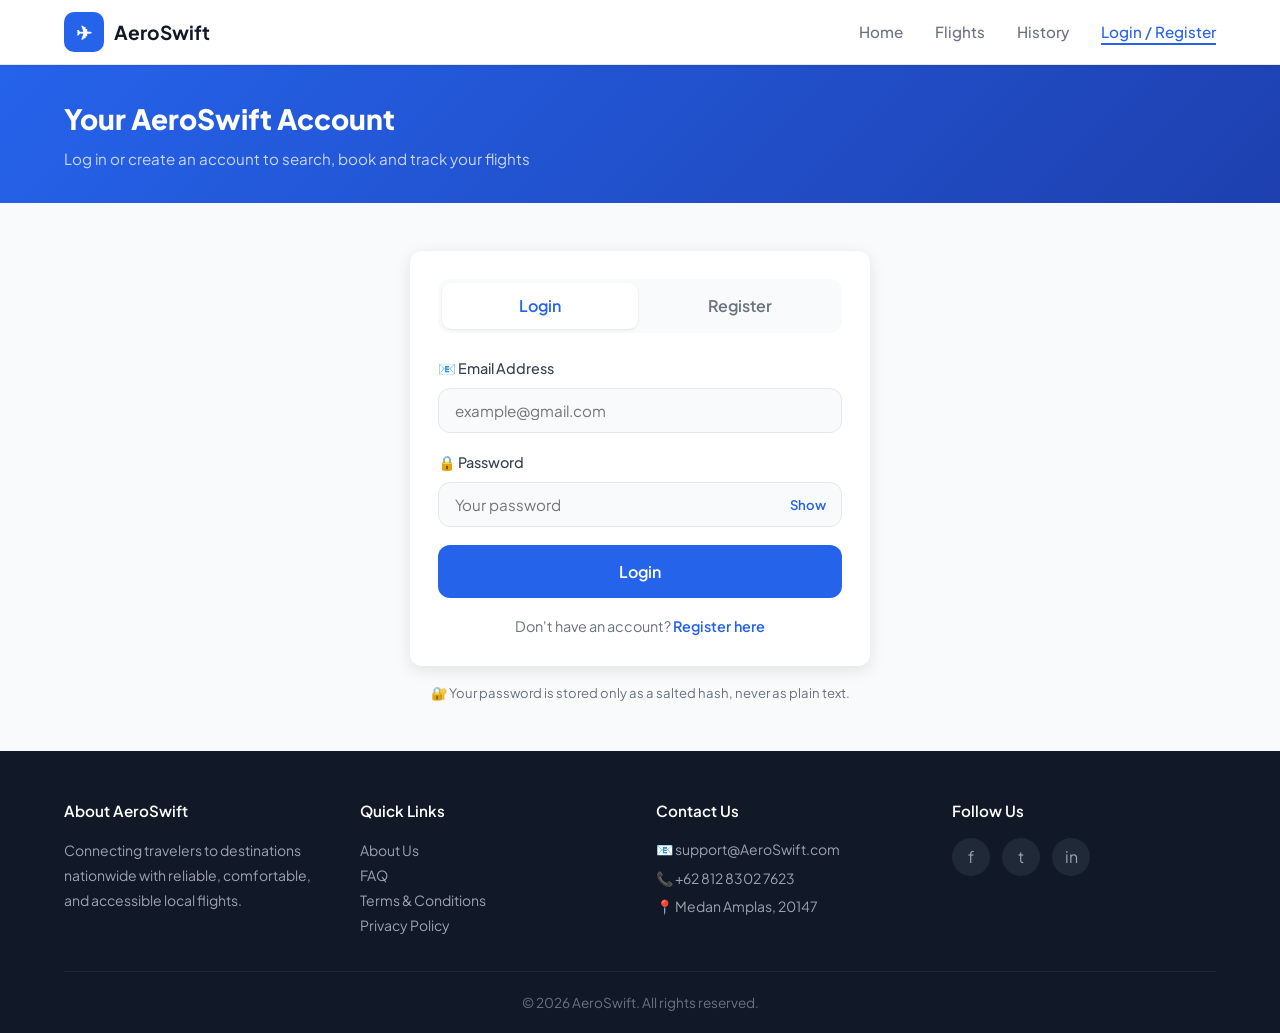
<file: account.html>
<!DOCTYPE html>
<html lang="en">
<head>
  <meta charset="UTF-8" />
  <meta name="viewport" content="width=device-width, initial-scale=1.0" />
  <title>AeroSwift – Login &amp; Register</title>
  <link rel="stylesheet" href="style.css" />
</head>
<body>

  <nav class="navbar">
    <div class="container navbar-inner">
      <a href="index.html" class="navbar-brand">
        <div class="brand-icon">✈</div>
        AeroSwift
      </a>

      <input type="checkbox" id="menu-toggle" class="menu-toggle">
      <label for="menu-toggle" class="hamburger">
        <span></span>
        <span></span>
        <span></span>
      </label>

      <ul class="navbar-links">
        <li><a href="index.html">Home</a></li>
        <li><a href="flight.html">Flights</a></li>
        <li><a href="history.html">History</a></li>
      </ul>
    </div>
  </nav>

  <div class="page-header">
    <div class="container">
      <h1>Your AeroSwift Account</h1>
      <p>Log in or create an account to search, book and track your flights</p>
    </div>
  </div>

  <main>
    <section class="page-section">
      <div class="container">
        <div class="auth-wrap">

          <div id="authNotice" class="alert alert-info" role="status" hidden></div>

          <div class="card auth-card">
            <div class="card-body">

              <div class="auth-tabs" role="tablist">
                <button type="button" class="auth-tab active" id="tabLogin" role="tab" aria-selected="true">Login</button>
                <button type="button" class="auth-tab" id="tabRegister" role="tab" aria-selected="false">Register</button>
              </div>

              <!-- LOGIN -->
              <form id="loginForm" class="auth-panel" role="tabpanel" aria-labelledby="tabLogin" novalidate autocomplete="on">
                <div id="loginAlert" class="alert alert-danger" role="alert" hidden></div>
                <div class="form-group">
                  <label class="form-label" for="loginEmail">📧 Email Address</label>
                  <input type="email" id="loginEmail" name="email" class="form-input" placeholder="example@gmail.com" autocomplete="username" />
                  <div class="field-error" id="loginEmailErr" role="alert"></div>
                </div>
                <div class="form-group">
                  <label class="form-label" for="loginPassword">🔒 Password</label>
                  <div class="password-field">
                    <input type="password" id="loginPassword" name="password" class="form-input" placeholder="Your password" autocomplete="current-password" />
                    <button type="button" class="toggle-pw" data-target="loginPassword" aria-label="Show password">Show</button>
                  </div>
                  <div class="field-error" id="loginPasswordErr" role="alert"></div>
                </div>
                <button type="submit" class="btn btn-primary btn-full btn-lg" id="loginBtn">Login</button>
                <p class="auth-switch">Don't have an account? <a href="#" data-switch="register">Register here</a></p>
              </form>

              <!-- REGISTER -->
              <form id="registerForm" class="auth-panel" role="tabpanel" aria-labelledby="tabRegister" novalidate hidden autocomplete="on">
                <div id="registerAlert" class="alert alert-danger" role="alert" hidden></div>
                <div class="form-group">
                  <label class="form-label" for="regName">👤 Full Name</label>
                  <input type="text" id="regName" name="name" class="form-input" placeholder="Name" autocomplete="name" />
                  <div class="field-error" id="regNameErr" role="alert"></div>
                </div>
                <div class="form-group">
                  <label class="form-label" for="regEmail">📧 Email Address</label>
                  <input type="email" id="regEmail" name="email" class="form-input" placeholder="example@gmail.com" autocomplete="email" />
                  <div class="field-error" id="regEmailErr" role="alert"></div>
                </div>
                <div class="form-group">
                  <label class="form-label" for="regPassword">🔒 Password</label>
                  <div class="password-field">
                    <input type="password" id="regPassword" name="password" class="form-input" placeholder="At least 8 characters, letters and numbers" autocomplete="new-password" />
                    <button type="button" class="toggle-pw" data-target="regPassword" aria-label="Show password">Show</button>
                  </div>
                  <div class="strength"><div class="strength-bar" id="strengthBar"></div></div>
                  <div class="strength-text" id="strengthText">Password strength</div>
                  <div class="field-error" id="regPasswordErr" role="alert"></div>
                </div>
                <div class="form-group">
                  <label class="form-label" for="regConfirm">🔒 Confirm Password</label>
                  <input type="password" id="regConfirm" name="confirm" class="form-input" placeholder="Repeat your password" autocomplete="new-password" />
                  <div class="field-error" id="regConfirmErr" role="alert"></div>
                </div>
                <button type="submit" class="btn btn-primary btn-full btn-lg" id="registerBtn">Create Account</button>
                <p class="auth-switch">Already registered? <a href="#" data-switch="login">Login here</a></p>
              </form>

            </div>
          </div>

          <p class="auth-hint">🔐 Your password is stored only as a salted hash, never as plain text.</p>
        </div>
      </div>
    </section>
  </main>

  <footer id="contact">
    <div class="container">
      <div class="footer-grid">
        <div class="footer-col">
          <h4>About AeroSwift</h4>
          <p>Connecting travelers to destinations nationwide with reliable, comfortable, and accessible local flights.</p>
        </div>
        <div class="footer-col">
          <h4>Quick Links</h4>
          <ul>
            <li><a href="#">About Us</a></li>
            <li><a href="#">FAQ</a></li>
            <li><a href="#">Terms &amp; Conditions</a></li>
            <li><a href="#">Privacy Policy</a></li>
          </ul>
        </div>
        <div class="footer-col">
          <h4>Contact Us</h4>
          <div class="footer-contact-item">📧 support@AeroSwift.com</div>
          <div class="footer-contact-item">📞 +62 812 8302 7623</div>
          <div class="footer-contact-item">📍 Medan Amplas,  20147</div>
        </div>
        <div class="footer-col">
          <h4>Follow Us</h4>
          <div class="footer-social">
            <a href="https://www.facebook.com/">f</a>
            <a href="https://x.com/">t</a>
            <a href="https://linkedin.com/">in</a>
          </div>
        </div>
      </div>
      <div class="footer-bottom">&copy; 2026 AeroSwift. All rights reserved.</div>
    </div>
  </footer>

<script src="data.js"></script>
<script src="auth.js"></script>
<script src="script.js"></script>
</body>
</html>
</file>
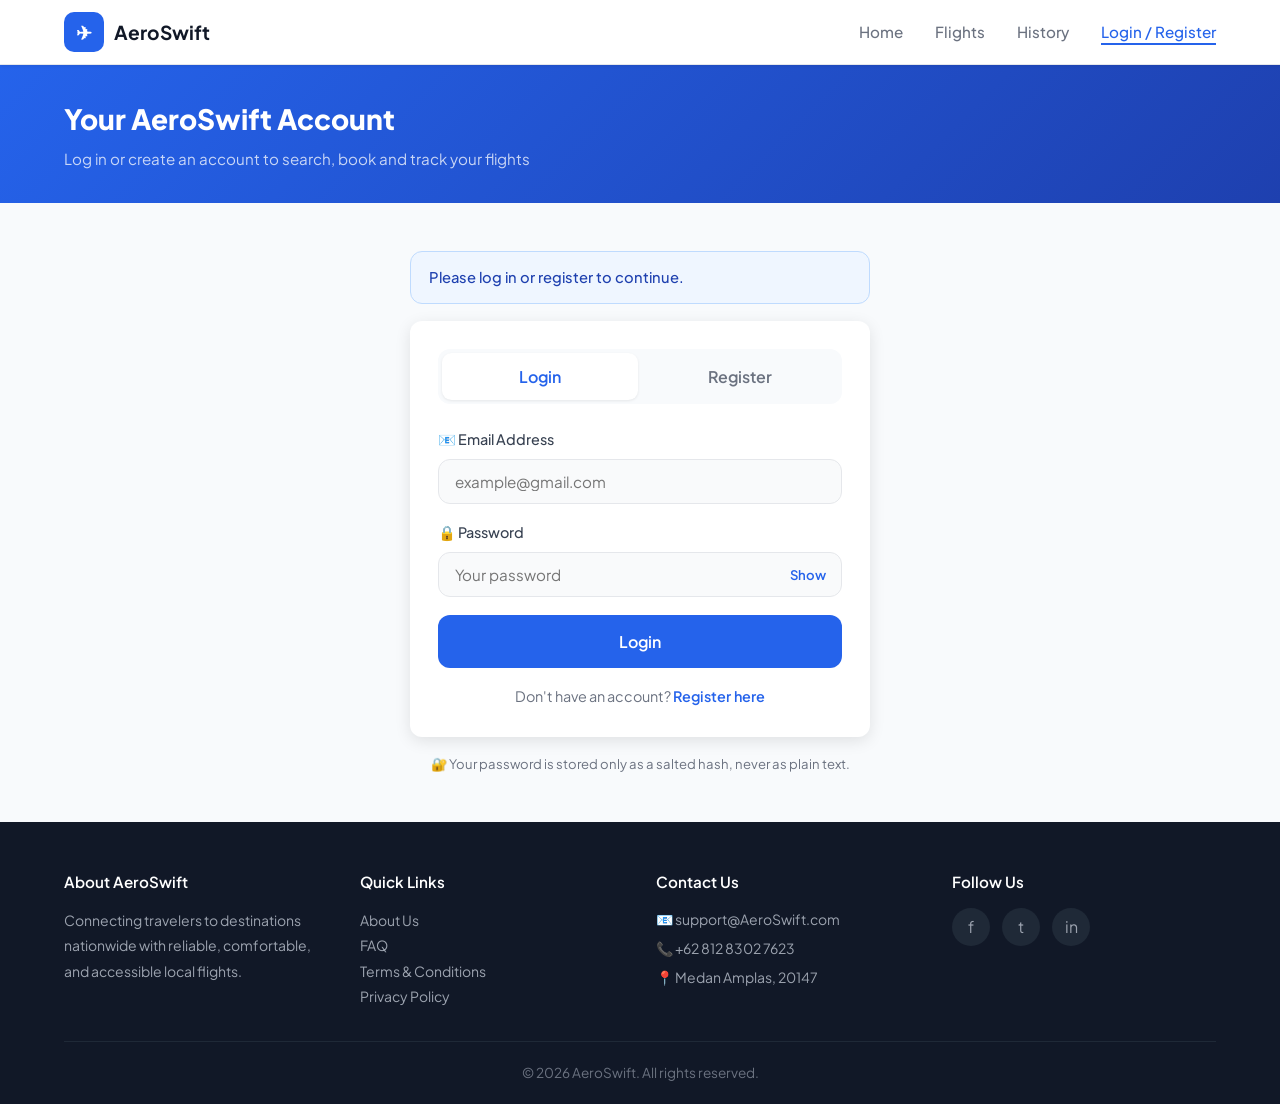
<file: booking.html>
<!DOCTYPE html>
<html lang="en">
<head>
  <meta charset="UTF-8" />
  <meta name="viewport" content="width=device-width, initial-scale=1.0" />
  <title>AeroSwift – Complete Your Booking</title>
  <link rel="stylesheet" href="style.css" />
  <script src="data.js"></script>
  <script src="auth.js"></script>
  <script>Auth.requireLogin();</script>
</head>
<body>
  <nav class="navbar">
    <div class="container navbar-inner">
      <a href="index.html" class="navbar-brand">
        <div class="brand-icon">✈</div>
        AeroSwift
      </a>

      <input type="checkbox" id="menu-toggle" class="menu-toggle">
      <label for="menu-toggle" class="hamburger">
        <span></span>
        <span></span>
        <span></span>
      </label>

      <ul class="navbar-links">
        <li><a href="index.html">Home</a></li>
        <li><a href="flight.html" class="active">Flights</a></li>
        <li><a href="history.html">History</a></li>
      </ul>
    </div>
  </nav>

  <div class="page-header">
    <div class="container">
      <h1>Complete Your Booking</h1>
      <p>Fill in your details, choose your seats and pay to confirm the reservation</p>
    </div>
  </div>

  <main>
    <section class="page-section">
      <div class="container">

        <a href="flight.html" class="back-link" id="backLink">← Back to Flights</a>

        <div id="bookingError" class="empty-state" hidden>
          <div class="empty-icon">⚠️</div>
          <h2>We couldn't open this booking</h2>
          <p id="bookingErrorMsg"></p>
          <a href="flight.html" class="btn btn-primary" style="margin-top:1rem">Back to Flights</a>
        </div>

        <div class="booking-layout" id="bookingLayout">

          <!-- LEFT: FORM -->
          <div>
            <form id="bookingForm" novalidate>

              <div id="formAlert" class="alert alert-danger" role="alert" hidden></div>

              <!-- Passenger Information (one card per passenger, generated by script.js) -->
              <div class="card booking-section">
                <div class="card-body">
                  <h2 class="card-title">Passenger Information</h2>
                  <div id="paxContainer"></div>
                </div>
              </div>

              <!-- Contact -->
              <div class="card booking-section">
                <div class="card-body">
                  <h2 class="card-title">Contact Details</h2>
                  <div class="form-grid">
                    <div class="form-group">
                      <label class="form-label" for="email">📧 Email Address</label>
                      <input type="email" id="email" name="email" class="form-input" placeholder="example@gmail.com" autocomplete="email" />
                      <div class="field-error" id="emailErr" role="alert"></div>
                    </div>
                    <div class="form-group">
                      <label class="form-label" for="phone">📞 Phone Number</label>
                      <input type="tel" id="phone" name="phone" class="form-input" placeholder="+62 812 3456 7890" autocomplete="tel" />
                      <div class="field-error" id="phoneErr" role="alert"></div>
                    </div>
                  </div>
                </div>
              </div>

              <!-- Seats -->
              <div class="card booking-section">
                <div class="card-body">
                  <h2 class="card-title">Seat Selection</h2>
                  <p class="muted-text" id="seatHelp">Choose a passenger, then click an available seat.</p>
                  <div class="seat-tabs" id="seatTabs" role="tablist"></div>
                  <div class="seat-legend">
                    <span><i class="seat-sample"></i> Available</span>
                    <span><i class="seat-sample selected"></i> Selected</span>
                    <span><i class="seat-sample taken"></i> Occupied</span>
                  </div>
                  <div class="seat-map" id="seatMap" aria-label="Seat map"></div>
                  <div class="field-error" id="seatsErr" role="alert"></div>
                </div>
              </div>

              <!-- Payment Method -->
              <div class="card booking-section">
                <div class="card-body">
                  <h2 class="card-title">Payment Method</h2>

                  <label class="payment-option">
                    <input type="radio" name="paymentMethod" value="credit" checked />
                    💳 <span>Credit Card</span>
                  </label>
                  <label class="payment-option">
                    <input type="radio" name="paymentMethod" value="debit" />
                    🏦 <span>Debit Card</span>
                  </label>

                  <div class="form-grid" style="margin-top:1rem">
                    <div class="form-group full-width">
                      <label class="form-label" for="cardNumber">Card Number</label>
                      <input type="text" id="cardNumber" name="cardNumber" class="form-input" inputmode="numeric"
                             placeholder="1234 5678 9012 3456" maxlength="19" autocomplete="cc-number" />
                      <div class="field-error" id="cardNumberErr" role="alert"></div>
                    </div>
                    <div class="form-group">
                      <label class="form-label" for="expiry">Expiry Date</label>
                      <input type="text" id="expiry" name="expiry" class="form-input" inputmode="numeric"
                             placeholder="MM/YY" maxlength="5" autocomplete="cc-exp" />
                      <div class="field-error" id="expiryErr" role="alert"></div>
                    </div>
                    <div class="form-group">
                      <label class="form-label" for="cvv">CVV</label>
                      <input type="password" id="cvv" name="cvv" class="form-input" inputmode="numeric"
                             placeholder="123" maxlength="3" autocomplete="cc-csc" />
                      <div class="field-error" id="cvvErr" role="alert"></div>
                    </div>
                  </div>
                  <p class="muted-text" style="margin-top:.75rem">🔒 Card details are used only to process this payment. Only the last 4 digits are kept and the CVV is never stored.</p>
                </div>
              </div>

              <button type="submit" class="btn btn-primary btn-full btn-lg" id="payBtn">Pay &amp; Confirm Booking</button>

            </form>
          </div>

          <!-- RIGHT: SUMMARY -->
          <div>
            <div class="booking-summary">
              <h2 class="section-heading">Booking Summary</h2>

              <div class="summary-row"><span class="label">Flight</span><span class="value" id="summaryAirline">–</span></div>
              <div class="summary-row"><span class="label">Route</span><span class="value" id="summaryRoute">–</span></div>
              <div class="summary-row"><span class="label">Date</span><span class="value" id="summaryDate">–</span></div>
              <div class="summary-row"><span class="label">Departure</span><span class="value" id="summaryDepart">–</span></div>
              <div class="summary-row"><span class="label">Arrival</span><span class="value" id="summaryArrive">–</span></div>
              <div class="summary-row"><span class="label">Passengers</span><span class="value" id="summaryPax">–</span></div>
              <div class="summary-row"><span class="label">Seats</span><span class="value" id="summarySeats">–</span></div>

              <hr class="summary-divider" />

              <div class="summary-row"><span class="label" id="summaryBaseLabel">Base Fare</span><span class="value" id="summaryBaseFare">–</span></div>
              <div class="summary-row"><span class="label">Taxes &amp; Fees (10%)</span><span class="value" id="summaryTaxes">–</span></div>

              <div class="summary-total">
                <span class="label">Total</span>
                <span class="amount" id="summaryTotal">–</span>
              </div>
            </div>
          </div>

        </div>
      </div>
    </section>
  </main>

  <footer id="contact">
    <div class="container">
      <div class="footer-grid">
        <div class="footer-col">
          <h4>About AeroSwift</h4>
          <p>Connecting travelers to destinations nationwide with reliable, comfortable, and accessible local flights.</p>
        </div>
        <div class="footer-col">
          <h4>Quick Links</h4>
          <ul>
            <li><a href="#">About Us</a></li>
            <li><a href="#">FAQ</a></li>
            <li><a href="#">Terms &amp; Conditions</a></li>
            <li><a href="#">Privacy Policy</a></li>
          </ul>
        </div>
        <div class="footer-col">
          <h4>Contact Us</h4>
          <div class="footer-contact-item">📧 support@AeroSwift.com</div>
          <div class="footer-contact-item">📞 +62 812 8302 7623</div>
          <div class="footer-contact-item">📍 Medan Amplas,  20147</div>
        </div>
        <div class="footer-col">
          <h4>Follow Us</h4>
          <div class="footer-social">
            <a href="https://www.facebook.com/">f</a>
            <a href="https://x.com/">t</a>
            <a href="https://linkedin.com/">in</a>
          </div>
        </div>
      </div>
      <div class="footer-bottom">&copy; 2026 AeroSwift. All rights reserved.</div>
    </div>
  </footer>
<script src="script.js"></script>
</body>
</html>
</file>
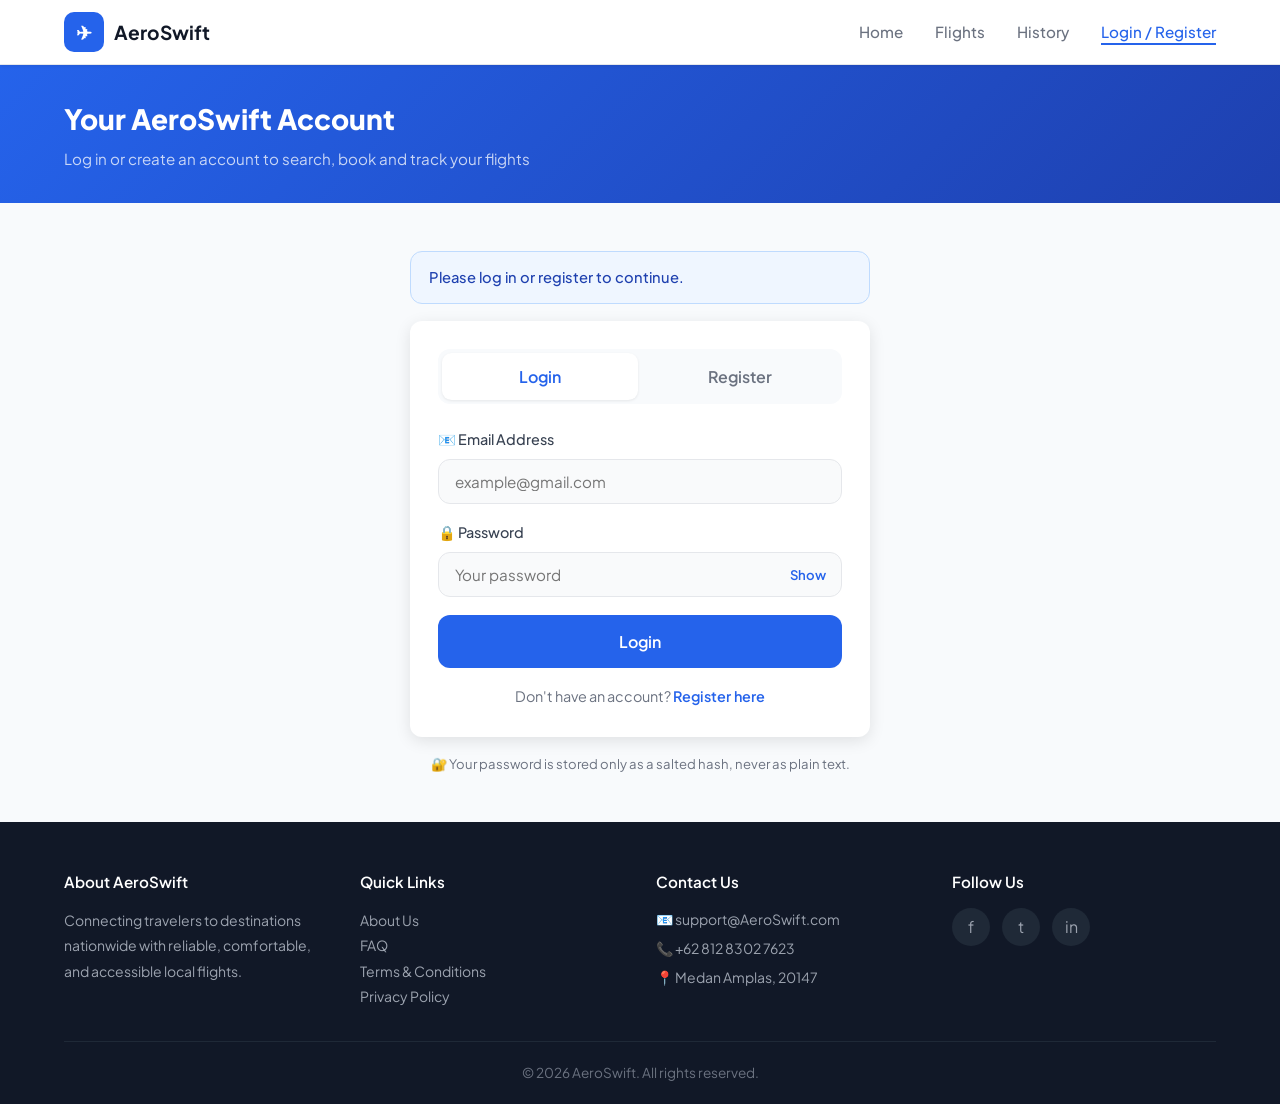
<file: flight.html>
<!DOCTYPE html>
<html lang="en">
<head>
  <meta charset="UTF-8" />
  <meta name="viewport" content="width=device-width, initial-scale=1.0" />
  <title>AeroSwift – Available Flights</title>
  <link rel="stylesheet" href="style.css" />
  <script src="data.js"></script>
  <script src="auth.js"></script>
  <script>Auth.requireLogin();</script>
</head>
<body>
  <nav class="navbar">
    <div class="container navbar-inner">
      <a href="index.html" class="navbar-brand">
        <div class="brand-icon">✈</div>
        AeroSwift
      </a>

      <input type="checkbox" id="menu-toggle" class="menu-toggle">
      <label for="menu-toggle" class="hamburger">
        <span></span>
        <span></span>
        <span></span>
      </label>

      <ul class="navbar-links">
        <li><a href="index.html">Home</a></li>
        <li><a href="flight.html" class="active">Flights</a></li>
        <li><a href="history.html">History</a></li>
      </ul>
    </div>
  </nav>

  <div class="page-header">
    <div class="container">
      <h1>Available Flights</h1>
      <p id="flightSubtitle">Search for a route to see the available flights</p>
    </div>
  </div>

  <main>
    <section class="page-section">
      <div class="container">

        <div class="search-form-card search-form-compact">
          <form id="searchForm" action="flight.html" method="get" novalidate>
            <div class="search-grid">
              <div class="form-group">
                <label class="form-label" for="from">📍 Departure City</label>
                <select id="from" name="from" class="form-select">
                  <option value="">Select departure city</option>
                  <option value="KNO">Medan, Kualanamu (KNO)</option>
                  <option value="CGK">Jakarta, Soekarno-Hatta (CGK)</option>
                  <option value="DPO">Bali, Denpasar (DPO)</option>
                  <option value="YIA">Yogyakarta, Kulon Progo (YIA)</option>
                  <option value="SUB">Surabaya, Juanda (SUB)</option>
                  <option value="BPN">Balikpapan, Sepinggan (BPN)</option>
                  <option value="SOQ">Papua Barat, Sorong (SOQ)</option>
                  <option value="TKG">Lampung, Radin Inten II (TKG)</option>
                </select>
                <div class="field-error" id="fromErr" role="alert"></div>
              </div>
              <div class="form-group">
                <label class="form-label" for="to">📍 Destination City</label>
                <select id="to" name="to" class="form-select">
                  <option value="">Select destination city</option>
                  <option value="KNO">Medan, Kualanamu (KNO)</option>
                  <option value="CGK">Jakarta, Soekarno-Hatta (CGK)</option>
                  <option value="DPO">Bali, Denpasar (DPO)</option>
                  <option value="YIA">Yogyakarta, Kulon Progo (YIA)</option>
                  <option value="SUB">Surabaya, Juanda (SUB)</option>
                  <option value="BPN">Balikpapan, Sepinggan (BPN)</option>
                  <option value="SOQ">Papua Barat, Sorong (SOQ)</option>
                  <option value="TKG">Lampung, Radin Inten II (TKG)</option>
                </select>
                <div class="field-error" id="toErr" role="alert"></div>
              </div>
              <div class="form-group">
                <label class="form-label" for="departDate">📅 Departure Date</label>
                <input type="date" id="departDate" name="departDate" class="form-input" />
                <div class="field-error" id="departDateErr" role="alert"></div>
              </div>
              <div class="form-group">
                <label class="form-label" for="returnDate">📅 Return Date (Optional)</label>
                <input type="date" id="returnDate" name="returnDate" class="form-input" />
                <div class="field-error" id="returnDateErr" role="alert"></div>
              </div>
              <div class="form-group">
                <label class="form-label" for="passengers">👥 Passengers (1–9)</label>
                <input type="number" id="passengers" name="passengers" class="form-input" value="1" inputmode="numeric" step="1" />
                <div class="field-error" id="passengersErr" role="alert"></div>
              </div>
            </div>
            <button type="submit" class="btn btn-primary btn-full btn-lg">🔍 &nbsp;Search Flight</button>
          </form>
        </div>

        <div class="results-layout" id="resultsLayout" hidden>

          <!-- FILTERS -->
          <aside class="filters-panel">
            <h3>⚙ Filters</h3>

            <div class="filter-group">
              <label for="fPrice">Maximum Price: <span id="fPriceLabel">Rp 0</span></label>
              <input type="range" id="fPrice" class="filter-range" min="0" max="0" step="50000" value="0" />
              <div class="range-labels"><span id="fPriceMin">Rp 0</span><span id="fPriceMax">Rp 0</span></div>
            </div>

            <div class="filter-group">
              <label for="fAirline">Airline</label>
              <select id="fAirline" class="form-select">
                <option value="all">All Airlines</option>
              </select>
            </div>

            <div class="filter-group">
              <label for="fTime">Departure Time</label>
              <select id="fTime" class="form-select">
                <option value="any">Any Time</option>
                <option value="night">Night (12AM – 6AM)</option>
                <option value="morning">Morning (6AM – 12PM)</option>
                <option value="afternoon">Afternoon (12PM – 6PM)</option>
                <option value="evening">Evening (6PM – 12AM)</option>
              </select>
            </div>

            <div class="filter-group">
              <label for="fSort">Sort By</label>
              <select id="fSort" class="form-select">
                <option value="price">Lowest price</option>
                <option value="depart">Earliest departure</option>
              </select>
            </div>

            <button type="button" class="btn btn-outline btn-full" id="fReset">Reset Filters</button>
          </aside>

          <!-- FLIGHT RESULTS -->
          <div class="flights-list-wrap">
            <div class="results-count" id="resultsCount" role="status" aria-live="polite"></div>
            <div class="flights-list" id="flightsList"></div>
          </div>

        </div>

        <div class="empty-state" id="flightEmpty">
          <div class="empty-icon">🛫</div>
          <h2>Where would you like to go?</h2>
          <p>Choose a departure city, destination and date above to see flights.</p>
        </div>

      </div>
    </section>
  </main>

  <footer id="contact">
    <div class="container">
      <div class="footer-grid">
        <div class="footer-col">
          <h4>About AeroSwift</h4>
          <p>Connecting travelers to destinations nationwide with reliable, comfortable, and accessible local flights.</p>
        </div>
        <div class="footer-col">
          <h4>Quick Links</h4>
          <ul>
            <li><a href="#">About Us</a></li>
            <li><a href="#">FAQ</a></li>
            <li><a href="#">Terms &amp; Conditions</a></li>
            <li><a href="#">Privacy Policy</a></li>
          </ul>
        </div>
        <div class="footer-col">
          <h4>Contact Us</h4>
          <div class="footer-contact-item">📧 support@AeroSwift.com</div>
          <div class="footer-contact-item">📞 +62 812 8302 7623</div>
          <div class="footer-contact-item">📍 Medan Amplas,  20147</div>
        </div>
        <div class="footer-col">
          <h4>Follow Us</h4>
          <div class="footer-social">
            <a href="https://www.facebook.com/">f</a>
            <a href="https://x.com/">t</a>
            <a href="https://linkedin.com/">in</a>
          </div>
        </div>
      </div>
      <div class="footer-bottom">&copy; 2026 AeroSwift. All rights reserved.</div>
    </div>
  </footer>
<script src="script.js"></script>
</body>
</html>
</file>
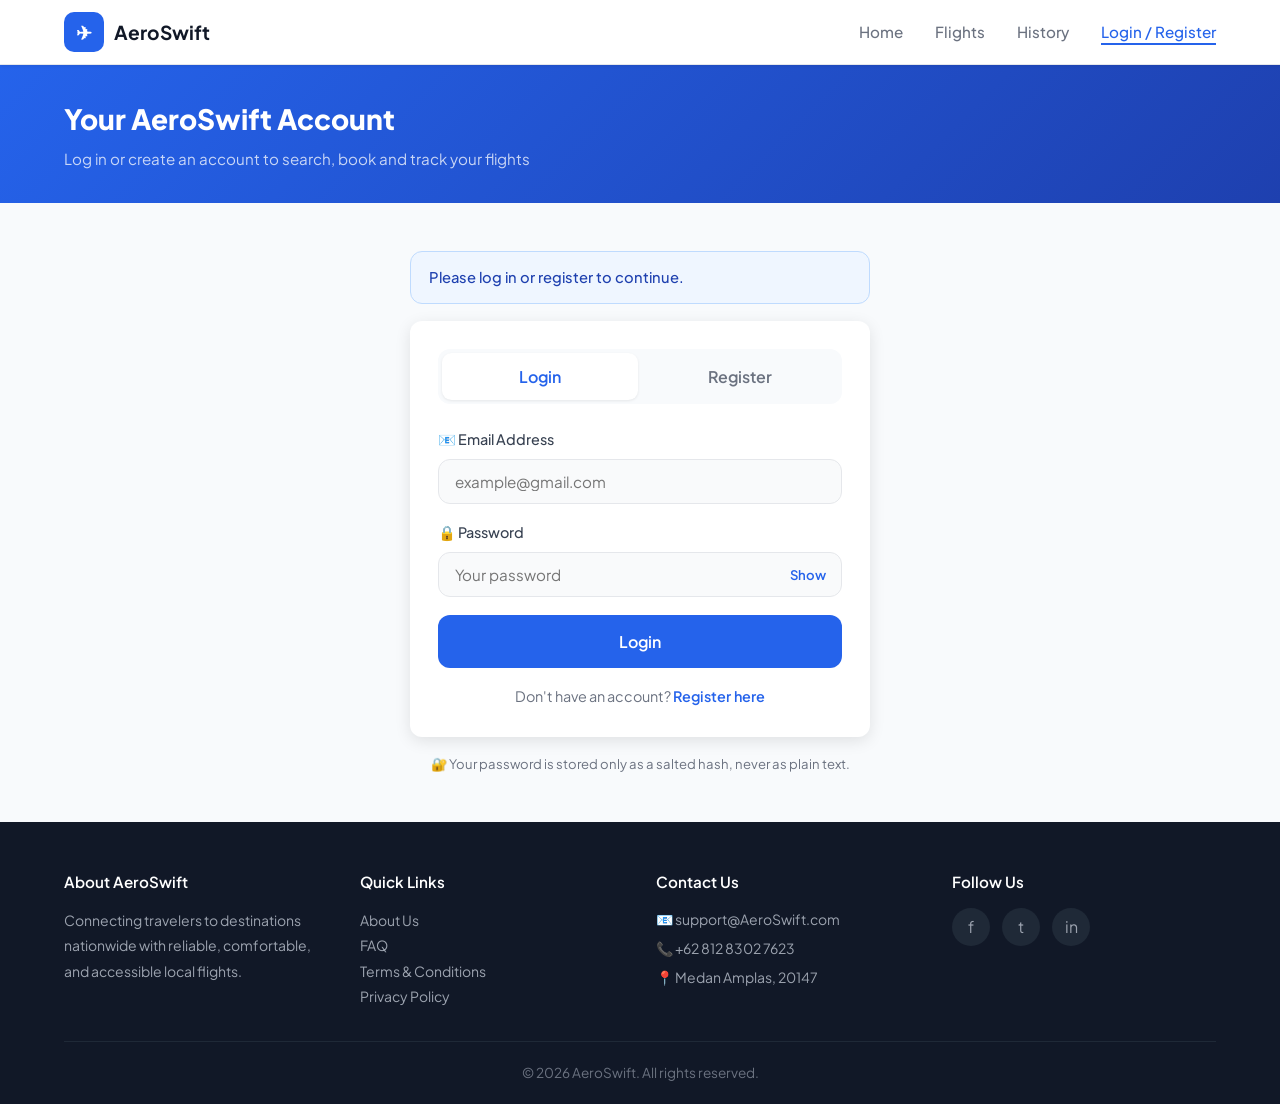
<file: history.html>
<!DOCTYPE html>
<html lang="en">
<head>
  <meta charset="UTF-8" />
  <meta name="viewport" content="width=device-width, initial-scale=1.0" />
  <title>AeroSwift – Booking History</title>
  <link rel="stylesheet" href="style.css" />
  <script src="data.js"></script>
  <script src="auth.js"></script>
  <script>Auth.requireLogin();</script>
</head>
<body>
  <nav class="navbar">
    <div class="container navbar-inner">
      <a href="index.html" class="navbar-brand">
        <div class="brand-icon">✈</div>
        AeroSwift
      </a>

      <input type="checkbox" id="menu-toggle" class="menu-toggle">
      <label for="menu-toggle" class="hamburger">
        <span></span>
        <span></span>
        <span></span>
      </label>

      <ul class="navbar-links">
        <li><a href="index.html">Home</a></li>
        <li><a href="flight.html">Flights</a></li>
        <li><a href="history.html" class="active">History</a></li>
      </ul>
    </div>
  </nav>

  <div class="page-header">
    <div class="container">
      <h1>Passenger Dashboard</h1>
      <p>Your bookings, upcoming trips and boarding passes in one place</p>
    </div>
  </div>

  <main>
    <section class="page-section">
      <div class="container">
        <div id="historySummary"></div>
        <div id="historyList"></div>
      </div>
    </section>
  </main>

  <!-- Shared booking detail modal — populated by script.js -->
  <div id="detailModal" class="ticket-overlay">
    <div class="detail-modal-card" role="dialog" aria-modal="true" aria-labelledby="detailTitle">
      <div class="detail-modal-header">
        <h3 id="detailTitle">Booking Details</h3>
        <button type="button" id="detailModalClose" class="detail-modal-close" aria-label="Close">✕</button>
      </div>
      <div class="detail-modal-body">
        <table class="detail-table">
          <tbody id="detailTableBody"></tbody>
        </table>
      </div>
    </div>
  </div>

  <footer id="contact">
    <div class="container">
      <div class="footer-grid">
        <div class="footer-col">
          <h4>About AeroSwift</h4>
          <p>Connecting travelers to destinations nationwide with reliable, comfortable, and accessible local flights.</p>
        </div>
        <div class="footer-col">
          <h4>Quick Links</h4>
          <ul>
            <li><a href="#">About Us</a></li>
            <li><a href="#">FAQ</a></li>
            <li><a href="#">Terms &amp; Conditions</a></li>
            <li><a href="#">Privacy Policy</a></li>
          </ul>
        </div>
        <div class="footer-col">
          <h4>Contact Us</h4>
          <div class="footer-contact-item">📧 support@AeroSwift.com</div>
          <div class="footer-contact-item">📞 +62 812 8302 7623</div>
          <div class="footer-contact-item">📍 Medan Amplas,  20147</div>
        </div>
        <div class="footer-col">
          <h4>Follow Us</h4>
          <div class="footer-social">
            <a href="https://www.facebook.com/">f</a>
            <a href="https://x.com/">t</a>
            <a href="https://linkedin.com/">in</a>
          </div>
        </div>
      </div>
      <div class="footer-bottom">&copy; 2026 AeroSwift. All rights reserved.</div>
    </div>
  </footer>
<script src="script.js"></script>
</body>
</html>
</file>
<file: style.css>
/*  Google Fonts  */
@import url('https://fonts.googleapis.com/css2?family=Plus+Jakarta+Sans:wght@400;500;600;700;800&display=swap');

/*  CSS Variables  */
:root {
  --primary:        #2563EB;
  --primary-dark:   #1D4ED8;
  --secondary:      #60A5FA;
  --bg:             #F8FAFC;
  --card:           #ffffff;
  --text:           #111827;
  --text-muted:     #6B7280;
  --border:         #E5E7EB;
  --success:        #16A34A;
  --success-bg:     #F0FDF4;
  --warning:        #D97706;
  --warning-bg:     #FFFBEB;
  --danger:         #DC2626;
  --danger-bg:      #FEF2F2;
  --radius:         0.75rem;
  --shadow-sm:      0 1px 3px rgba(0,0,0,.08);
  --shadow-md:      0 4px 16px rgba(0,0,0,.10);
  --shadow-lg:      0 8px 32px rgba(0,0,0,.14);
  --overlay-dark:   rgba(15,23,42,.65);
}


* {
  margin: 0;
  padding: 0;
  box-sizing: border-box;
}

html {
  font-size: 16px;
  scroll-behavior: smooth;
}

body {
  font-family: 'Plus Jakarta Sans', sans-serif;
  background: var(--bg);
  color: var(--text);
  line-height: 1.6;
  min-height: 100vh;
  display: flex;
  flex-direction: column;
}

a {
  color: inherit;
  text-decoration:none;
}

img {
  max-width: 100%;
  display: block;
}

button {
  cursor: pointer;
  font-family: inherit;
}

input, select, textarea {
  font-family: inherit;
}

/*  Layout  */
.container {
  max-width: 1200px;
  margin: 0 auto;
  padding: 0 1.5rem;
}

main {
  flex: 1;
}

.page-section {
  padding: 3rem 0;
}

/*  NAVBAR  */
.navbar {
  background: #fff;
  border-bottom: 1px solid var(--border);
  box-shadow: var(--shadow-sm);
  position: sticky;
  top: 0;
  z-index: 9999;
}

.navbar-inner {
  display: flex;
  align-items: center;
  justify-content: space-between;
  height: 64px;
}

.navbar-brand {
  display: flex;
  align-items: center;
  gap: .6rem;
  font-weight: 700;
  font-size: 1.2rem;
  color: var(--text);
}

.navbar-brand .brand-icon {
  width: 40px;
  height: 40px;
  background: var(--primary);
  border-radius: 10px;
  display: flex;
  align-items: center;
  justify-content: center;
  font-size: 1.2rem;
  color: white;
}

.navbar-links {
  display: flex;
  gap: 2rem;
  list-style: none;
}

.navbar-links a {
  color: var(--text-muted);
  font-weight: 500;
  font-size: .95rem;
  transition: color .2s;
  padding: .25rem 0;

}


/*  FOOTER  */
footer {
  background: #111827;
  color: #fff;
  margin-top: auto;
}

.footer-grid {
  display: grid;
  grid-template-columns: repeat(auto-fit, minmax(180px, 1fr));
  gap: 2rem;
  padding: 3rem 0 2rem;
}

.footer-col h4 {
  font-size: .95rem;
  font-weight: 600;
  margin-bottom: .9rem;
  color: #fff;
}

.footer-col p,
.footer-col li,
.footer-col a {
  font-size: .875rem;
  color: #9CA3AF;
  line-height: 1.8;
}

.footer-col ul { list-style: none; }

.footer-col a:hover { color: #fff; }

.footer-contact-item {
  display: flex;
  align-items: center;
  gap: .5rem;
  color: #9CA3AF;
  font-size: .875rem;
  margin-bottom: .4rem;
}

.footer-social {
  display: flex;
  gap: .75rem;
  margin-top: .5rem;
}

.footer-social a {
  width: 38px;
  height: 38px;
  background: #1F2937;
  border-radius: 50%;
  display: flex;
  align-items: center;
  justify-content: center;
  transition: background .2s;
  font-size: 1rem;
}

.footer-social a:hover { background: var(--primary); }

.footer-bottom {
  border-top: 1px solid #1F2937;
  padding: 1.25rem 0;
  text-align: center;
  color: #6B7280;
  font-size: .85rem;
}

/*  BUTTONS  */
.btn {
  display: inline-flex;
  align-items: center;
  justify-content: center;
  gap: .5rem;
  padding: .75rem 1.5rem;
  border-radius: var(--radius);
  font-weight: 600;
  font-size: .95rem;
  border: none;
  transition: background .2s, transform .1s, box-shadow .2s;
}

.btn:active { transform: scale(.98); }

.btn-primary {
  background: var(--primary);
  color: #fff;
}

.btn-primary:hover { background: var(--primary-dark); box-shadow: 0 4px 12px rgba(37,99,235,.35); }

.btn-outline {
  background: transparent;
  color: var(--text);
  border: 1.5px solid var(--border);
}

.btn-outline:hover { background: var(--bg); }

.btn-full { width: 100%; }

.btn-lg { padding: 1rem 2rem; font-size: 1rem; }

/*  FORM ELEMENTS  */
.form-group { display: flex; flex-direction: column; gap: .5rem; }

.form-label {
  font-size: .9rem;
  font-weight: 500;
  color: #374151;
  display: flex;
  align-items: center;
  gap: .4rem;
}

.form-input,
.form-select {
  width: 100%;
  padding: .75rem 1rem;
  background: #F9FAFB;
  border: 1.5px solid var(--border);
  border-radius: var(--radius);
  font-size: .95rem;
  color: var(--text);
  outline: none;
  transition: border-color .2s, box-shadow .2s;
}

.form-input:focus,
.form-select:focus {
  border-color: var(--primary);
  box-shadow: 0 0 0 3px rgba(37,99,235,.12);
  background: #fff;
}

/*  CARD  */
.card {
  background: var(--card);
  border-radius: var(--radius);
  box-shadow: var(--shadow-md);
  overflow: hidden;
}

.card-body { padding: 1.75rem; }

.card-title {
  font-size: 1.15rem;
  font-weight: 700;
  color: var(--text);
  margin-bottom: 1.25rem;
}

/*  BADGE  */
.badge {
  display: inline-flex;
  align-items: center;
  gap: .3rem;
  padding: .25rem .75rem;
  border-radius: 999px;
  font-size: .8rem;
  font-weight: 600;
}

.badge-success {
  background: var(--success-bg);
  color: var(--success);
}

.badge-warning {
  background: var(--warning-bg);
  color: var(--warning);
}

.badge-danger  {
  background: var(--danger-bg); 
  color: var(--danger); 
}

/* HOME PAGE */
.hero {
  background: linear-gradient(135deg, var(--primary) 0%, #1E40AF 60%, #312E81 100%);
  color: #fff;
  padding: 5rem 0 4rem;
  position: relative;
  overflow: hidden;
}

.hero::before {
  content: '';
  position: absolute;
  inset: 0;
  background: url("data:image/svg+xml,%3Csvg width='60' height='60' xmlns='http://www.w3.org/2000/svg'%3E%3Ccircle cx='30' cy='30' r='1.5' fill='rgba(255,255,255,.08)'/%3E%3C/svg%3E") repeat;
}

.hero-content { position: relative; z-index: 1; text-align: center; }

.hero h1 {
  font-size: clamp(2rem, 5vw, 3.25rem);
  font-weight: 800;
  margin-bottom: .75rem;
  letter-spacing: -.02em;
}

.hero p {
  font-size: 1.1rem;
  color: rgba(255,255,255,.8);
  margin-bottom: 2.5rem;
}

.search-form-card {
  background: #fff;
  border-radius: 1.25rem;
  box-shadow: var(--shadow-lg);
  padding: 2rem;
  max-width: 900px;
  margin: 0 auto;
}

.search-grid {
  display: grid;
  grid-template-columns: repeat(auto-fit, minmax(200px, 1fr));
  gap: 1.25rem;
  margin-bottom: 1.5rem;
}

/* Destinations Section */
.section-title {
  font-size: 1.75rem;
  font-weight: 800;
  color: var(--text);
  margin-bottom: 1.75rem;
}

.destinations-grid {
  display: grid;
  grid-template-columns: repeat(auto-fit, minmax(280px, 1fr));
  gap: 1.5rem;
}

.destination-card {
  background: var(--card);
  border-radius: var(--radius);
  box-shadow: var(--shadow-md);
  overflow: hidden;
  transition: transform .25s, box-shadow .25s;
}

.destination-card:hover {
  transform: translateY(-4px);
  box-shadow: var(--shadow-lg);
}

.destination-card img {
  width: 100%;
  height: 200px;
  object-fit: cover;
  display: block;
}

.destination-card-body { padding: 1.25rem; }

.destination-card-body h3 { font-weight: 700; font-size: 1.05rem; }
.destination-card-body p  { color: var(--text-muted); font-size: .875rem; margin-top: .2rem; }

.destination-card-footer {
  display: flex;
  align-items: center;
  justify-content: space-between;
  margin-top: 1rem;
}


.price-tag {
  font-size: 0.9rem;
  font-weight: 600;
  color: var(--primary);
  background: rgba(37, 99, 235, 0.1);
  padding: 6px 20px;
  border-radius: 999px;
  display: inline-block;
}


/*  TRAVEL VIDEO SECTION  */
.travel-video-section {
  padding-top: 3rem ;
  padding-bottom: 10rem;
  padding-left: 0;
  padding-right: 0;
}

.travel-video-wrapper {
  display: grid;
  grid-template-columns: 1.2fr 1fr;
  gap: 3rem;
  align-items: center;
}

.travel-video {
  position: relative;
  overflow: hidden;
  border-radius: 1.5rem;
  box-shadow:
  0 10px 30px rgba(0, 0, 0, 0.15),
  0 20px 60px rgba(37, 99, 235, 0.18);

}

.travel-video video {
  width: 100%;
  height: 100%;
  object-fit: cover;
  display: block;
  transform: scale(1.05);
}

.travel-content h2 {
  font-size: 2.2rem;
  line-height: 1.2;
  margin-bottom: 1rem;
  color: var(--primary-dark);
}

.travel-content p {
  color: var(--text-muted);
  margin-bottom: 1.5rem;
  font-size: 1rem;
}

.travel-features {
  display: flex;
  flex-direction: column;
  gap: 1rem;
  margin-bottom: 2rem;
}

.travel-feature {
  background: #fff;
  border: 1px solid var(--border);
  padding: 1rem 1.2rem;
  border-radius: var(--radius);
  font-weight: 600;
  box-shadow: var(--shadow-sm);
}




/* FLIGHT (SEARCH RESULTS) PAGE */
.results-layout {
  display: flex;
  gap: 1.5rem;
  align-items: flex-start;
}

.filters-panel {
  width: 280px;
  flex-shrink: 0;
  background: var(--card);
  border-radius: var(--radius);
  box-shadow: var(--shadow-md);
  padding: 1.5rem;
  position: sticky;
  top: 80px;
}

.filters-panel h3 {
  font-size: 1rem;
  font-weight: 700;
  margin-bottom: 1.5rem;
  display: flex;
  align-items: center;
  gap: .5rem;
}

.filter-group { margin-bottom: 1.5rem; }

.filter-group label {
  display: block;
  font-size: .875rem;
  font-weight: 600;
  color: #374151;
  margin-bottom: .6rem;
}

.filter-group input[type="range"] {
  width: 100%;
  accent-color: var(--primary);
}

.range-labels {
  display: flex;
  justify-content: space-between;
  font-size: .8rem;
  color: var(--text-muted);
  margin-top: .25rem;
}

.flights-list { flex: 1; display: flex; flex-direction: column; gap: 1rem; }

.flight-card {
  background: var(--card);
  border-radius: var(--radius);
  box-shadow: var(--shadow-md);
  padding: 1.5rem;
  display: flex;
  align-items: center;
  justify-content: space-between;
  gap: 1rem;
  transition: box-shadow .2s;
}

.flight-card-sold {
  background: var(--card);
  border-radius: var(--radius);
  box-shadow: var(--shadow-md);
  padding: 1.5rem;
  display: flex;
  align-items: center;
  justify-content: space-between;
  gap: 1rem;
  position: relative;
  overflow: hidden;
  pointer-events: none;
}

/* semua isi card jadi abu */
.flight-card-sold > * {
  filter: grayscale(100%);
  opacity: 0.7;
}

/* badge sold out  */
.flight-card-sold::before {
  content: "SOLD OUT";
  position: absolute;
  top: 15px;
  right: -35px;

  background: rgb(196, 27, 27);
  color: white;

  padding: 0.4rem 3rem;
  font-size: 0.8rem;
  font-weight: 700;
  letter-spacing: 1px;

  transform: rotate(35deg);

  z-index: 10;
}

.flight-card:hover { box-shadow: var(--shadow-lg); }

.flight-card-left {
  display: flex;
  align-items: center;
  gap: 1.25rem;
  flex: 1;
}

.airline-logo { font-size: 2.5rem; }

.flight-info { flex: 1; }

.airline-name { font-weight: 700; margin-bottom: .5rem; }

.flight-times {
  display: flex;
  align-items: center;
  gap: 1.5rem;
}

.time-block { text-align: center; }

.time-big { font-size: 1.4rem; font-weight: 800; }
.time-sub { font-size: .8rem; color: var(--text-muted); margin-top: .15rem; }

.flight-route-line {
  flex: 1;
  display: flex;
  flex-direction: column;
  align-items: center;
  gap: .2rem;
}

.route-label { font-size: .8rem; color: var(--text-muted); }

.route-track {
  width: 100%;
  height: 2px;
  background: var(--border);
  position: relative;
}

.route-track::after {
  content: '✈';
  position: absolute;
  top: 50%;
  left: 50%;
  transform: translate(-50%, -50%);
  background: #fff;
  color: var(--primary);
  font-size: .85rem;
  padding: 0 4px;
}

.flight-card-right {
  display: flex;
  flex-direction: column;
  align-items: flex-end;
  gap: .75rem;
}

.flight-price {
  font-size: 1.3rem;
  font-weight: 800;
  color: var(--primary);
}

/*  FLIGHT DETAIL PAGE  */
.back-link {
  display: inline-flex;
  align-items: center;
  gap: .4rem;
  color: var(--primary);
  font-weight: 600;
  font-size: .9rem;
  margin-bottom: 1rem;
  transition: opacity .2s;
}
.back-link:hover { opacity: .7; }

.detail-grid {
  display: grid;
  grid-template-columns: 1fr 1fr 1fr;
  gap: 2rem;
  margin-bottom: 2rem;
  text-align: center;
}

.detail-col .label { font-size: .875rem; color: var(--text-muted); margin-bottom: .4rem; }
.detail-col .big-time { font-size: 2.25rem; font-weight: 800; }
.detail-col .city    { color: var(--text-muted); font-size: .9rem; margin-top: .2rem; }

.detail-center-col {
  display: flex;
  flex-direction: column;
  align-items: center;
  justify-content: center;
}

.detail-meta-grid {
  display: grid;
  grid-template-columns: 1fr 1fr;
  gap: 1rem;
  padding: 1.25rem;
  background: var(--bg);
  border-radius: var(--radius);
}

.meta-item {
  display: flex;
  align-items: flex-start;
  gap: .75rem;
}

.meta-icon { font-size: 1.1rem; color: var(--primary); margin-top: .15rem; }

.meta-label { font-size: .8rem; color: var(--text-muted); }
.meta-value { font-weight: 600; font-size: .95rem; }

.info-row {
  display: flex;
  justify-content: space-between;
  align-items: center;
  padding: .85rem 0;
  border-bottom: 1px solid var(--border);
  font-size: .95rem;
}

.info-row:last-child { border-bottom: none; }
.info-row span:first-child { color: var(--text-muted); }
.info-row span:last-child  { font-weight: 600; }

.price-summary { border-top: 1px solid var(--border); padding-top: 1rem; margin-top: 1rem; }
.price-row { display: flex; justify-content: space-between; margin-bottom: .5rem; }
.price-row.total { font-weight: 800; font-size: 1.1rem; padding-top: .75rem; border-top: 1px solid var(--border); margin-top: .75rem; }
.price-row.total .amount { color: var(--primary); font-size: 1.6rem; }

/*  BOOKING PAGE  */
.booking-layout {
  display: grid;
  grid-template-columns: 1fr 360px;
  gap: 2rem;
  align-items: flex-start;
}

.booking-section { margin-bottom: 1.5rem; }

.section-heading {
  font-size: 1.1rem;
  font-weight: 700;
  margin-bottom: 1.25rem;
  padding-bottom: .75rem;
  border-bottom: 1px solid var(--border);
}

.form-grid { display: grid; grid-template-columns: 1fr 1fr; gap: 1rem; }
.form-grid .full-width { grid-column: 1 / -1; }

.payment-option {
  display: flex;
  align-items: center;
  gap: .75rem;
  padding: .75rem 1rem;
  border: 1.5px solid var(--border);
  border-radius: var(--radius);
  cursor: pointer;
  margin-bottom: .75rem;
  transition: border-color .2s;
}

.payment-option:has(input:checked) {
  border-color: var(--primary);
  background: rgba(37,99,235,.04);
}

.payment-option input { accent-color: var(--primary); }
.payment-option span { font-weight: 500; font-size: .95rem; }

/* Booking Summary Sidebar */
.booking-summary {
  background: var(--card);
  border-radius: var(--radius);
  box-shadow: var(--shadow-md);
  padding: 1.5rem;
  position: sticky;
  top: 80px;
}

.summary-row {
  display: flex;
  justify-content: space-between;
  padding: .6rem 0;
  font-size: .9rem;
}

.summary-row .label { color: var(--text-muted); }
.summary-row .value { font-weight: 600; }

.summary-divider { border: none; border-top: 1px solid var(--border); margin: .75rem 0; }

.summary-total {
  display: flex;
  justify-content: space-between;
  align-items: center;
  padding-top: .75rem;
}

.summary-total .label { font-weight: 700; font-size: 1rem; }
.summary-total .amount { font-size: 1.75rem; font-weight: 800; color: var(--primary); }

/* ==========================================
   HISTORY PAGE
   ========================================== */
.history-card {
  background: var(--card);
  border-radius: var(--radius);
  box-shadow: var(--shadow-md);
  overflow: hidden;
  transition: box-shadow .2s;
}

.history-card:hover { box-shadow: var(--shadow-lg); }

.history-card-header {
  display: flex;
  justify-content: space-between;
  align-items: flex-start;
  padding: 1.5rem 1.5rem .75rem;
}

.booking-airline { font-size: 1.15rem; font-weight: 700; }
.booking-id      { font-size: .8rem; color: var(--text-muted); margin-top: .2rem; }
.booking-price   { font-size: 1.6rem; font-weight: 800; color: var(--primary); }

.history-card-meta {
  display: grid;
  grid-template-columns: repeat(auto-fit, minmax(180px, 1fr));
  gap: 1rem;
  padding: .75rem 1.5rem 1.25rem;
}

.meta-item-history {
  display: flex;
  align-items: flex-start;
  gap: .6rem;
}

.meta-item-history .icon {
  color: var(--primary);
  font-size: .95rem;
  margin-top: .2rem;
}

.meta-item-history .info-label {
  font-size: .78rem;
  color: var(--text-muted);
}

.meta-item-history .info-value {
  font-size: .9rem;
  font-weight: 600;
  margin-top: .1rem;
}

.history-card-actions {
  display: flex;
  gap: .75rem;
  padding: 1rem 1.5rem;
  border-top: 1px solid var(--border);
}

.history-card-actions .btn { flex: 1; padding: .65rem 1rem; font-size: .9rem; }

/* Empty State */
.empty-state {
  text-align: center;
  padding: 5rem 2rem;
  background: var(--card);
  border-radius: var(--radius);
  box-shadow: var(--shadow-md);
}

.empty-state .empty-icon { font-size: 4rem; margin-bottom: 1rem; opacity: .4; }
.empty-state h2 { font-size: 1.25rem; font-weight: 700; margin-bottom: .5rem; }
.empty-state p  { color: var(--text-muted); margin-bottom: 1.5rem; }

/* Modal */
.modal-overlay {
  position: fixed;
  inset: 0;
  background: rgba(0,0,0,.55);
  display: flex;
  align-items: center;
  justify-content: center;
  z-index: 500;
  padding: 1rem;
  opacity: 0;
  pointer-events: none;
  transition: opacity .25s;
}

.modal-overlay.open {
  opacity: 1;
  pointer-events: all;
}

.modal {
  background: #fff;
  border-radius: 1rem;
  box-shadow: var(--shadow-lg);
  max-width: 600px;
  width: 100%;
  max-height: 90vh;
  overflow-y: auto;
}

.modal-header {
  display: flex;
  justify-content: space-between;
  align-items: flex-start;
  padding: 1.5rem;
  border-bottom: 1px solid var(--border);
}

.modal-header h2 { font-size: 1.3rem; font-weight: 700; }
.modal-header p  { color: var(--text-muted); font-size: .85rem; margin-top: .2rem; }

.modal-close {
  background: none;
  border: none;
  font-size: 1.5rem;
  color: var(--text-muted);
  line-height: 1;
  cursor: pointer;
  transition: color .2s;
}
.modal-close:hover { color: var(--text); }

.modal-body { padding: 1.5rem; }

.modal-status {
  display: flex;
  align-items: center;
  justify-content: space-between;
  padding: .85rem 1rem;
  background: var(--success-bg);
  border-radius: var(--radius);
  margin-bottom: 1.25rem;
  font-weight: 600;
  color: var(--success);
}

.modal-footer {
  display: flex;
  gap: .75rem;
  margin-top: 1.5rem;
}

.modal-footer .btn { flex: 1; }

/* PAGE HEADER (inner pages) */
.page-header {
  background: linear-gradient(135deg, var(--primary), #1E40AF);
  color: #fff;
  padding: 2rem 0;
}

.page-header h1 { font-size: 1.75rem; font-weight: 800; }
.page-header p   { color: rgba(255,255,255,.75); margin-top: .3rem; font-size: .95rem; }

/*  TOAST / NOTIFICATION  */
.toast {
  position: fixed;
  bottom: 2rem;
  right: 2rem;
  background: #1F2937;
  color: #fff;
  padding: .9rem 1.4rem;
  border-radius: var(--radius);
  box-shadow: var(--shadow-lg);
  font-size: .9rem;
  font-weight: 500;
  z-index: 999;
  transform: translateY(4rem);
  opacity: 0;
  transition: transform .3s, opacity .3s;
}

.toast.show { transform: translateY(0); opacity: 1; }

/* RESPONSIVE */
@media (max-width: 1024px) {
  .booking-layout { grid-template-columns: 1fr; }
  .booking-summary { position: static; }
}

@media (max-width: 768px) {
  .results-layout { flex-direction: column; }
  .filters-panel  { width: 100%; position: static; }

  .detail-grid { grid-template-columns: 1fr; }

  .flight-card { flex-direction: column; align-items: stretch; }
  .flight-card-right { flex-direction: row; align-items: center; justify-content: space-between; }

  .navbar-links { gap: 1.2rem; }
}

@media (max-width: 600px) {

  .search-grid  { grid-template-columns: 1fr; }
  .form-grid    { grid-template-columns: 1fr; }
  .history-card-meta { grid-template-columns: 1fr 1fr; }
}

@media (max-width: 900px) {
  .travel-video-wrapper {
    grid-template-columns: 1fr;
  }

  .travel-content h2 {
    font-size: 1.8rem;
  }
}

.menu-toggle {
  display: none;
}



/* HOVER UNTUK NAVIGASI DEKSTOP */
@media (min-width: 769px){ 

  .navbar-links a {
    position: relative;
  }

  .navbar-links a::after {
    content: '';
    position: absolute;
    bottom: 0;
    left: 0;
    width: 100%;
    height: 2px; 
    background-color: var(--primary);
    transform: scaleX(0); 
    transform-origin: bottom right;
    transition: transform 0.3s ease-out; 
  }

  .navbar-links a:hover,
  .navbar-links a.active {
    color: var(--primary);
  }

  .navbar-links a:hover::after,
  .navbar-links a.active::after {
    transform: scaleX(1); 
    transform-origin: bottom left;
  }
}

/* HOVER UNTUK NAVIGASI MOBILE */

.hamburger {
  display: none;
  flex-direction: column;
  gap: 5px;
  cursor: pointer;
  z-index: 1000; 
}


.hamburger span {
  display: block;
  width: 25px;
  height: 3px;
  background-color: var(--text);
  border-radius: 3px;
  transition: transform 0.3s, opacity 0.3s;
}

@media (max-width: 768px) {
  .hamburger {
    display: flex; 
  }

 
  .navbar-links {
    position: absolute;
    top: 64px; 
    left: 0;
    width: 100%;
    background-color: #fff;
    flex-direction: column;
    gap: 0;
    padding: 1rem 0;
    box-shadow: var(--shadow-md);
    transform: translateY(-150%); 
    opacity: 0;
    transition: transform 0.3s ease-in-out, opacity 0.3s ease-in-out;
    z-index: 999999;
  }

  .navbar-links li {
    width: 100%;
    text-align: center;
  }

  .navbar-links a {
    display: block;
    padding: 1rem;
  }

  .navbar-links a:hover,
  .navbar-links a.active {
    color: var(--primary);
    background-color: #f2f8ff; /* Efek highlight background khusus HP */
  }

  .menu-toggle:checked ~ .navbar-links {
    transform: translateY(0);
    opacity: 1;
  }

 
  .menu-toggle:checked ~ .hamburger span:nth-child(1) {
    transform: translateY(8px) rotate(45deg);
  }
  .menu-toggle:checked ~ .hamburger span:nth-child(2) {
    opacity: 0;
  }
  .menu-toggle:checked ~ .hamburger span:nth-child(3) {
    transform: translateY(-8px) rotate(-45deg);
  }
}

.resize-animation-stopper * {
  animation: none !important;
  transition: none !important;
}


/* ==========================================================
   TICKET CONFIRMATION MODAL (boarding-pass style)
   ========================================================== */

/* Full-screen backdrop — flex centers the ticket card on all
   screen sizes. overflow-y lives here (not on the card) so the
   perforation notches below are still free to poke past the
   card's edges instead of being clipped. */
.ticket-overlay{
    display: none;

    position: fixed;
    top: 0;
    right: 0;
    bottom: 0;
    left: 0;

    background: var(--overlay-dark);
    backdrop-filter: blur(2px);

    justify-content: center;
    align-items: center;
    overflow-y: auto;

    padding: 2rem 1.25rem;

    z-index: 10000;
}

.ticket-card{
    width: 100%;
    max-width: 420px;
    margin: auto;

    background: var(--card);
    border-radius: 1.25rem;
    box-shadow: var(--shadow-lg);

    animation: ticketPopIn .32s cubic-bezier(.22,1,.36,1);
}

@keyframes ticketPopIn{
    from{ opacity: 0; transform: translateY(18px) scale(.96); }
    to  { opacity: 1; transform: translateY(0)     scale(1);  }
}

/* Header band */
.ticket-header{
    display: flex;
    align-items: center;
    justify-content: space-between;

    background: linear-gradient(135deg, var(--primary), #1E40AF);
    color: #fff;
    padding: 1.1rem 1.5rem;
    border-radius: 1.25rem 1.25rem 0 0;
}

.ticket-header-brand{
    display: flex;
    align-items: center;
    gap: .5rem;
    font-weight: 700;
    font-size: 1rem;
}

.ticket-plane{ font-size: 1.15rem; }

.ticket-header-label{
    font-size: .68rem;
    font-weight: 700;
    letter-spacing: 1px;
    text-transform: uppercase;
    background: rgba(255,255,255,.18);
    padding: .3rem .65rem;
    border-radius: 999px;
}

/* Body: passenger + route + flight detail grid */
.ticket-body{ padding: 1.5rem; }

.ticket-passenger-label{
    font-size: .7rem;
    font-weight: 700;
    letter-spacing: 1px;
    text-transform: uppercase;
    color: var(--text-muted);
    margin-bottom: .25rem;
}

.ticket-passenger-name{
    font-size: 1.15rem;
    font-weight: 800;
    margin-bottom: 1.35rem;
}

.ticket-route{
    display: flex;
    align-items: center;
    gap: 1rem;
    margin-bottom: 1.35rem;
}

.ticket-route-block{ text-align: center; }
.ticket-route-code{ font-size: 1.85rem; font-weight: 800; letter-spacing: .5px; }
.ticket-route-time{ font-size: .8rem; color: var(--text-muted); margin-top: .15rem; }

.ticket-route-line{
    flex: 1;
    height: 2px;
    background: var(--border);
    position: relative;
}

.ticket-route-line::after{
    content: '✈';
    position: absolute;
    top: 50%;
    left: 50%;
    transform: translate(-50%,-50%);
    background: var(--card);
    color: var(--primary);
    font-size: .9rem;
    padding: 0 .4rem;
}

.ticket-grid{
    display: grid;
    grid-template-columns: 1fr 1fr;
    gap: 1.1rem;
    padding-top: 1.25rem;
    border-top: 1px solid var(--border);
}

.ticket-field-label{
    font-size: .68rem;
    font-weight: 700;
    letter-spacing: .8px;
    text-transform: uppercase;
    color: var(--text-muted);
    margin-bottom: .25rem;
}

.ticket-field-value{ font-size: .95rem; font-weight: 700; }

.ticket-contact{
    margin-top: 1.25rem;
    padding-top: 1rem;
    border-top: 1px solid var(--border);
    font-size: .8rem;
    color: var(--text-muted);
    display: flex;
    flex-direction: column;
    gap: .3rem;
}

/* Perforation — dashed tear-line with die-cut circles that use
   the same color as the overlay so they read as cut-outs */
.ticket-perforation{
    position: relative;
    border-top: 2px dashed var(--border);
    margin: 0 1.5rem;
}

.ticket-perforation::before,
.ticket-perforation::after{
    content: '';
    position: absolute;
    top: 50%;
    transform: translateY(-50%);
    width: 26px;
    height: 26px;
    background: var(--overlay-dark);
    border-radius: 50%;
}

.ticket-perforation::before{ left: -1.5rem;  margin-left: -13px; }
.ticket-perforation::after { right: -1.5rem; margin-right: -13px; }

/* Stub — barcode + booking reference + total */
.ticket-stub{
    background: var(--bg);
    padding: 1.35rem 1.5rem;
}

.ticket-barcode{
    height: 32px;
    border-radius: 3px;
    margin-bottom: .9rem;
    opacity: .8;
    background: repeating-linear-gradient(
        to right,
        var(--text) 0px, var(--text) 2px,
        transparent 2px, transparent 4px,
        var(--text) 4px, var(--text) 5px,
        transparent 5px, transparent 8px,
        var(--text) 8px, var(--text) 11px,
        transparent 11px, transparent 13px
    );
}

.ticket-stub-row{
    display: flex;
    justify-content: space-between;
    align-items: flex-end;
}

.ticket-ref-label,
.ticket-total-label{
    font-size: .68rem;
    font-weight: 700;
    letter-spacing: .8px;
    text-transform: uppercase;
    color: var(--text-muted);
    margin-bottom: .25rem;
}

.ticket-ref-value{ font-size: 1rem; font-weight: 800; letter-spacing: 1px; }
.ticket-total-value{ font-size: 1.3rem; font-weight: 800; color: var(--primary); }

/* Actions */
.ticket-actions{
    display: flex;
    gap: .75rem;
    padding: 1.25rem 1.5rem;
    border-top: 1px solid var(--border);
}

.ticket-actions .btn{ flex: 1; }

@media (max-width: 480px){
    .ticket-route-code{ font-size: 1.5rem; }
    .ticket-header,
    .ticket-body,
    .ticket-stub,
    .ticket-actions{ padding-left: 1.25rem; padding-right: 1.25rem; }
}

/* ==========================================================
   BOOKING DETAIL MODAL (history page — clean table view)
   Reuses .ticket-overlay for the centered, full-screen backdrop.
   ========================================================== */
.detail-modal-card{
    width: 100%;
    max-width: 480px;
    margin: auto;

    background: var(--card);
    border-radius: 1.25rem;
    box-shadow: var(--shadow-lg);
    overflow: hidden;

    animation: ticketPopIn .32s cubic-bezier(.22,1,.36,1);
}

.detail-modal-header{
    display: flex;
    align-items: center;
    justify-content: space-between;
    padding: 1.25rem 1.5rem;
    border-bottom: 1px solid var(--border);
}

.detail-modal-header h3{
    font-size: 1.15rem;
    font-weight: 700;
    color: var(--text);
}

.detail-modal-close{
    width: 32px;
    height: 32px;
    flex-shrink: 0;

    display: flex;
    align-items: center;
    justify-content: center;

    border: none;
    border-radius: 50%;
    background: var(--bg);
    color: var(--text-muted);
    font-size: 1rem;
    cursor: pointer;
}

.detail-modal-close:hover{ background: var(--border); color: var(--text); }

.detail-modal-body{
    padding: 1.5rem;
    max-height: 70vh;
    overflow-y: auto;
}

.detail-table{
    width: 100%;
    border-collapse: collapse;
}

.detail-table tr{ border-bottom: 1px solid var(--border); }
.detail-table tr:last-child{ border-bottom: none; }

.detail-table th,
.detail-table td{
    padding: .7rem 0;
    font-size: .9rem;
}

.detail-table th{
    text-align: left;
    color: var(--text-muted);
    font-weight: 600;
    width: 42%;
    white-space: nowrap;
}

.detail-table td{
    text-align: right;
    font-weight: 700;
    color: var(--text);
}

.detail-table .detail-price td{
    font-size: 1.15rem;
    font-weight: 800;
    color: var(--primary);
}

@media (max-width: 480px){
    .detail-modal-header,
    .detail-modal-body{ padding-left: 1.25rem; padding-right: 1.25rem; }
    .detail-table th,
    .detail-table td{ font-size: .85rem; }
}

/* ==========================================================
   ADDITIONS – account, validation, filters, seats, payment
   ========================================================== */
[hidden] { display: none !important; }
.muted-text { color: var(--text-muted); font-size: .85rem; }

/* validation */
.field-error { color: var(--danger); font-size: .82rem; font-weight: 500; min-height: 0; }
.field-error:empty { display: none; }
.form-input.invalid, .form-select.invalid { border-color: var(--danger); background: var(--danger-bg); }
.form-input.invalid:focus, .form-select.invalid:focus { box-shadow: 0 0 0 3px rgba(220,38,38,.15); }

.alert { padding: .85rem 1.1rem; border-radius: var(--radius); font-size: .92rem; font-weight: 500; margin-bottom: 1.1rem; border: 1px solid transparent; }
.alert-danger  { background: var(--danger-bg);  color: #991B1B; border-color: #FECACA; }
.alert-success { background: var(--success-bg); color: #166534; border-color: #BBF7D0; }
.alert-info    { background: #EFF6FF;           color: #1E40AF; border-color: #BFDBFE; }

.btn:disabled, .btn[disabled] { opacity: .55; cursor: not-allowed; pointer-events: none; }
.spinner { display: inline-block; width: 1em; height: 1em; border: 2px solid rgba(255,255,255,.45); border-top-color: #fff; border-radius: 50%; animation: spin .7s linear infinite; vertical-align: -2px; margin-right: .4rem; }
@keyframes spin { to { transform: rotate(360deg); } }

/* navbar login state */
.nav-user { color: var(--primary); font-weight: 600; font-size: .9rem; display: flex; align-items: center; }
.nav-user span { padding: .25rem .7rem; background: #EFF6FF; border-radius: 999px; }
@media (max-width: 768px) { .nav-user { justify-content: center; padding: .6rem 1rem; } }

/* account page */
.auth-wrap { max-width: 460px; margin: 0 auto; }
.auth-card .card-body { padding: 1.75rem; }
.auth-tabs { display: flex; gap: .25rem; background: var(--bg); border-radius: var(--radius); padding: .25rem; margin-bottom: 1.5rem; }
.auth-tab { flex: 1; padding: .65rem; border: none; border-radius: .6rem; background: transparent; font: inherit; font-weight: 600; color: var(--text-muted); cursor: pointer; transition: background .2s, color .2s; }
.auth-tab.active { background: #fff; color: var(--primary); box-shadow: var(--shadow-sm); }
.auth-panel { display: flex; flex-direction: column; gap: 1.1rem; }
.auth-switch { text-align: center; font-size: .9rem; color: var(--text-muted); }
.auth-switch a { color: var(--primary); font-weight: 600; }
.auth-hint { text-align: center; font-size: .82rem; color: var(--text-muted); margin-top: 1rem; }
.password-field { position: relative; }
.password-field .form-input { padding-right: 4.5rem; }
.toggle-pw { position: absolute; right: .5rem; top: 50%; transform: translateY(-50%); border: none; background: transparent; color: var(--primary); font: inherit; font-size: .82rem; font-weight: 600; cursor: pointer; padding: .35rem .5rem; }
.strength { height: 6px; background: var(--border); border-radius: 3px; overflow: hidden; }
.strength-bar { height: 100%; width: 0; transition: width .25s, background .25s; }
.strength-text { font-size: .78rem; color: var(--text-muted); }

/* search form on the flights page */
.search-form-compact { margin-bottom: 1.75rem; padding: 1.5rem; max-width: none; box-shadow: var(--shadow-md); }

/* flight list */
.flights-list-wrap { flex: 1; min-width: 0; }
.results-count { font-size: .9rem; color: var(--text-muted); margin-bottom: .75rem; font-weight: 500; }
.flight-no { font-size: .75rem; font-weight: 600; color: var(--text-muted); background: var(--bg); border: 1px solid var(--border); border-radius: 6px; padding: .05rem .4rem; margin-left: .35rem; vertical-align: middle; }
.per-pax { font-size: .75rem; font-weight: 500; color: var(--text-muted); }
.seat-note { font-size: .78rem; color: var(--text-muted); text-align: right; }
.seat-note.warn { color: var(--warning); font-weight: 600; }
.flight-card-right { text-align: right; }
.flight-card-right .btn:disabled { pointer-events: auto; }
.flights-list .empty-state { background: var(--card); border-radius: var(--radius); box-shadow: var(--shadow-md); }
.range-labels { gap: .5rem; }

/* booking – passengers */
.pax-card { border: 1.5px solid var(--border); border-radius: var(--radius); padding: 1rem 1.1rem 1.1rem; margin-bottom: 1rem; background: #FCFDFF; }
.pax-card:last-child { margin-bottom: 0; }
.pax-title { font-size: .95rem; font-weight: 700; margin-bottom: .75rem; color: var(--primary-dark); }

/* booking – seat map */
.seat-tabs { display: flex; flex-wrap: wrap; gap: .5rem; margin: .75rem 0 1rem; }
.seat-tab { border: 1.5px solid var(--border); background: #fff; border-radius: 999px; padding: .4rem .9rem; font: inherit; font-size: .85rem; font-weight: 600; color: var(--text-muted); cursor: pointer; }
.seat-tab.active { border-color: var(--primary); color: var(--primary); background: #EFF6FF; }
.seat-legend { display: flex; flex-wrap: wrap; gap: 1rem; font-size: .8rem; color: var(--text-muted); margin-bottom: .75rem; }
.seat-legend span { display: inline-flex; align-items: center; gap: .35rem; }
.seat-sample { width: 16px; height: 16px; border-radius: 4px; border: 1.5px solid #9CA3AF; background: #fff; display: inline-block; }
.seat-sample.selected { background: var(--primary); border-color: var(--primary); }
.seat-sample.taken { background: #D1D5DB; border-color: #D1D5DB; }
.seat-map { display: inline-block; background: #F8FAFC; border: 1.5px solid var(--border); border-radius: 1.5rem 1.5rem .75rem .75rem; padding: 1rem 1.25rem; max-width: 100%; overflow-x: auto; }
.seat-row { display: flex; align-items: center; justify-content: center; gap: .35rem; margin-bottom: .35rem; }
.row-no { width: 1.4rem; text-align: center; font-size: .72rem; color: var(--text-muted); font-weight: 600; }
.aisle { width: 1.4rem; flex-shrink: 0; }
.seat-col { width: 34px; text-align: center; font-size: .72rem; font-weight: 700; color: var(--text-muted); }
.seat { width: 34px; height: 34px; border-radius: .5rem; border: 1.5px solid #9CA3AF; background: #fff; font: inherit; font-size: .78rem; font-weight: 700; color: #fff; cursor: pointer; padding: 0; transition: transform .1s, border-color .15s; }
.seat:hover:not(:disabled) { border-color: var(--primary); transform: scale(1.08); }
.seat.taken { background: #D1D5DB; border-color: #D1D5DB; cursor: not-allowed; }
.seat.selected { background: var(--primary); border-color: var(--primary); }
.seat.mine { background: #93C5FD; border-color: #93C5FD; color: #1E3A8A; }
.seat:focus-visible { outline: 3px solid rgba(37,99,235,.4); outline-offset: 2px; }

/* ticket extras */
.ticket-success { background: var(--success-bg); color: #166534; font-weight: 600; font-size: .85rem; padding: .55rem .8rem; border-radius: .6rem; margin-bottom: 1rem; text-align: center; }
.ticket-card-line { text-align: center; font-size: .75rem; color: var(--text-muted); margin-top: .6rem; }
.ticket-actions { flex-wrap: wrap; }
.ticket-actions .btn { flex: 1 1 auto; text-align: center; }

/* small screens */
@media (max-width: 480px) {
  .seat { width: 30px; height: 30px; }
  .seat-col { width: 30px; }
  .seat-map { padding: .75rem .6rem; }
  .search-form-compact { padding: 1.1rem; }
  .auth-card .card-body { padding: 1.25rem; }
  .flight-card-right { align-items: stretch; flex-wrap: wrap; gap: .5rem; }
}

/* printing the boarding pass */
@media print {
  body * { visibility: hidden !important; }
  #ticketModal, #ticketModal * { visibility: visible !important; }
  #ticketModal { position: absolute; inset: 0; background: #fff; backdrop-filter: none; display: block !important; }
  #ticketModal .ticket-actions { display: none !important; }
  #ticketModal .ticket-card { box-shadow: none; border: 1px solid #ccc; }
}

/* layout overflow fixes on narrow screens */
.booking-layout > div { min-width: 0; }
.flight-card-left, .flight-info { min-width: 0; }
@media (max-width: 768px) {
  .results-layout { align-items: stretch; }
  .flights-list-wrap { width: 100%; }
  .flight-card-left { flex-wrap: wrap; }
  .flight-card-right { align-items: flex-end; }
}
.flight-card-sold .flight-card-right { padding-top: 1.6rem; }

/* dashboard summary */
.summary-tiles { display: grid; grid-template-columns: repeat(3, 1fr); gap: 1rem; margin-bottom: 1rem; }
.stat-tile { background: var(--card); border-radius: var(--radius); box-shadow: var(--shadow-md); padding: 1.1rem 1.25rem; }
.stat-label { font-size: .82rem; color: var(--text-muted); font-weight: 500; }
.stat-value { font-size: 1.9rem; font-weight: 800; color: var(--primary); line-height: 1.2; }
.next-trip { display: flex; align-items: center; justify-content: space-between; gap: 1rem; flex-wrap: wrap; background: var(--card); border-radius: var(--radius); box-shadow: var(--shadow-md); border-left: 4px solid var(--primary); padding: 1.1rem 1.25rem; }
.next-trip-route { font-size: 1.25rem; font-weight: 800; }
@media (max-width: 600px) { .summary-tiles { grid-template-columns: 1fr; } }
</file>
